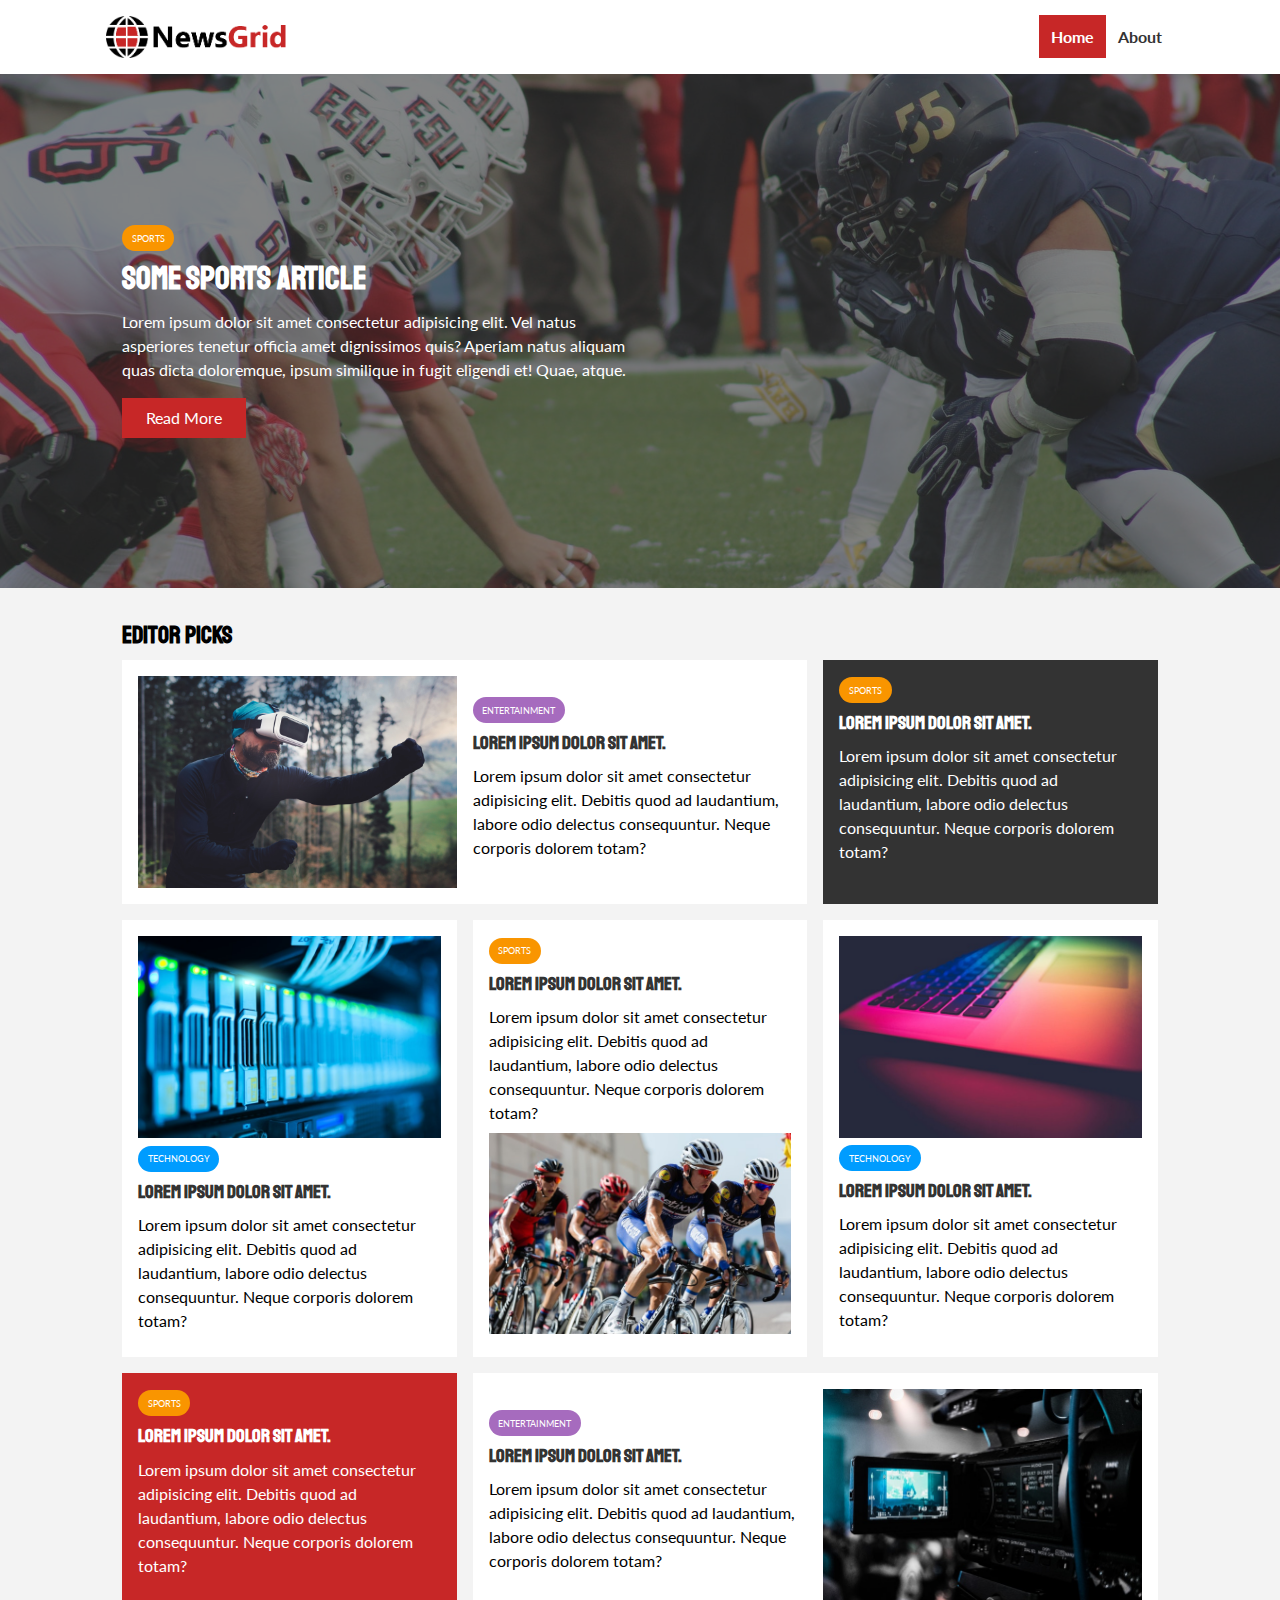
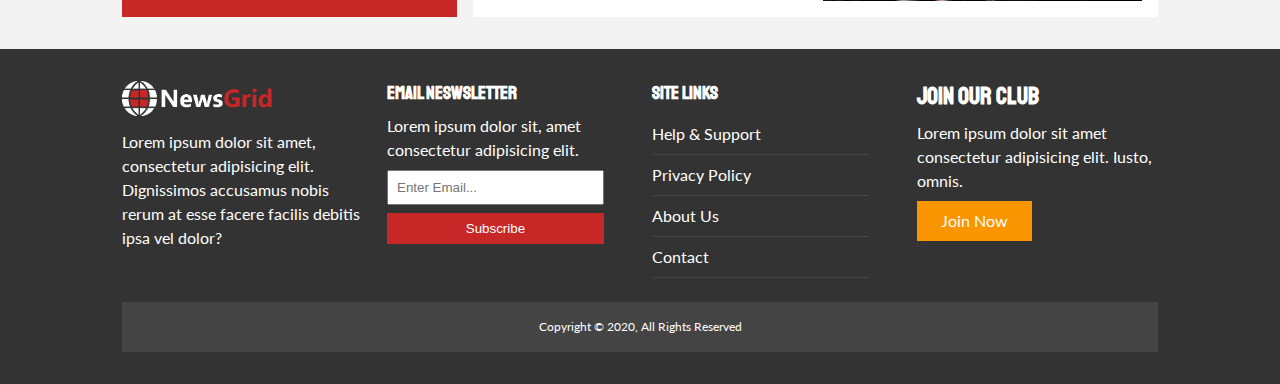
<file: index.html>
<!DOCTYPE html>
<html lang="en">

<head>
  <meta charset="UTF-8">
  <meta name="viewport" content="width=device-width, initial-scale=1.0">
  <link rel="stylesheet" href="https://cdnjs.cloudflare.com/ajax/libs/font-awesome/5.15.1/css/all.min.css"
    integrity="sha512-+4zCK9k+qNFUR5X+cKL9EIR+ZOhtIloNl9GIKS57V1MyNsYpYcUrUeQc9vNfzsWfV28IaLL3i96P9sdNyeRssA=="
    crossorigin="anonymous" />
  <link href="https://fonts.googleapis.com/css2?family=Lato&family=Staatliches&display=swap" rel="stylesheet">
  <link rel="stylesheet" href="/css/style.css">
  <link rel="stylesheet" media="screen and (max-width: 768px)" href="/css/mobile.css">
  <link rel="shortcut icon" type="image/x-icon" href="favicon.ico">
  <title>NewsGrid | Latest News</title>
</head>

<body>
  <nav id="main-nav">
    <div class="container">
      <img src="img/logo.png" alt="NewsGrid" class="logo">
      <div class="social">
        <a href="http://facebook.com"><i class="fab fa-facebook fa-2x" target="_blank"></i></a>
        <a href="http://twitter.com"><i class="fab fa-twitter fa-2x" target="_blank"></i></a>
        <a href="http://instagram.com"><i class="fab fa-instagram fa-2x" target="_blank"></i></a>
        <a href="http://youtube.com"><i class="fab fa-youtube fa-2x" target="_blank"></i></a>
      </div>
      <ul>
        <li>
          <a href="index.html" class="current">Home</a>
        </li>
        <li>
          <a href="about.html">About</a>
        </li>
      </ul>
    </div>
  </nav>
  <!-- Showcase -->
  <header id="showcase">
    <div class="container">
      <div class="showcase-container">
        <div class="showcase-content">
          <div class="category category-sports">Sports</div>
          <h1>Some Sports Article</h1>
          <p>
            Lorem ipsum dolor sit amet consectetur adipisicing elit. Vel natus asperiores tenetur officia amet
            dignissimos quis? Aperiam natus aliquam quas dicta doloremque, ipsum similique in fugit eligendi et! Quae,
            atque.
          </p>
          <a href="artilce.html" class="btn btn-primary">Read More</a>
        </div>
      </div>
    </div>
  </header>
  <!-- Home Articles -->
  <section id="home-articles" class='py-2'>
    <div class="container">
      <h2>Editor Picks</h2>
      <div class="articles-container">
        <article class="card">
          <img src="img/articles/ent1.jpg" alt="">
          <div>
            <div class="category category-ent">Entertainment</div>
            <h3>
              <a href="artilce.html">Lorem ipsum dolor sit amet.</a>
            </h3>
            <p>Lorem ipsum dolor sit amet consectetur adipisicing elit. Debitis quod ad laudantium, labore odio delectus
              consequuntur. Neque corporis dolorem totam?</p>
          </div>
        </article>
        <article class="card bg-dark">
          <div class="category category-sports">Sports</div>
          <h3>
            <a href="artilce.html">Lorem ipsum dolor sit amet.</a>
          </h3>
          <p>Lorem ipsum dolor sit amet consectetur adipisicing elit. Debitis quod ad laudantium, labore odio delectus
            consequuntur. Neque corporis dolorem totam?</p>
        </article>
        <article class="card">
          <img src="img/articles/tech1.jpg" alt="">
          <div class="category category-tech">Technology</div>
          <h3>
            <a href="artilce.html">Lorem ipsum dolor sit amet.</a>
          </h3>
          <p>Lorem ipsum dolor sit amet consectetur adipisicing elit. Debitis quod ad laudantium, labore odio delectus
            consequuntur. Neque corporis dolorem totam?</p>
        </article>
        <article class="card">
          <div class="category category-sports">Sports</div>
          <h3>
            <a href="artilce.html">Lorem ipsum dolor sit amet.</a>
          </h3>
          <p>Lorem ipsum dolor sit amet consectetur adipisicing elit. Debitis quod ad laudantium, labore odio delectus
            consequuntur. Neque corporis dolorem totam?</p>
          <img src="img/articles/sports1.jpg" alt="">
        </article>
        <article class="card">
          <img src="img/articles/tech2.jpg" alt="">
          <div class="category category-tech">Technology</div>
          <h3>
            <a href="artilce.html">Lorem ipsum dolor sit amet.</a>
          </h3>
          <p>Lorem ipsum dolor sit amet consectetur adipisicing elit. Debitis quod ad laudantium, labore odio delectus
            consequuntur. Neque corporis dolorem totam?</p>
        </article>
        <article class="card bg-primary">
          <div class="category category-sports">Sports</div>
          <h3>
            <a href="artilce.html">Lorem ipsum dolor sit amet.</a>
          </h3>
          <p>Lorem ipsum dolor sit amet consectetur adipisicing elit. Debitis quod ad laudantium, labore odio delectus
            consequuntur. Neque corporis dolorem totam?</p>
        </article>
        <article class="card">
          <div>
            <div class="category category-ent">Entertainment</div>
            <h3>
              <a href="artilce.html">Lorem ipsum dolor sit amet.</a>
            </h3>
            <p>Lorem ipsum dolor sit amet consectetur adipisicing elit. Debitis quod ad laudantium, labore odio delectus
              consequuntur. Neque corporis dolorem totam?</p>
          </div>
          <img src="img/articles/ent2.jpg" alt="">
        </article>
      </div>
    </div>
  </section>
  <!-- Footer -->
  <footer id="main-footer" class="py-2">
    <div class="container footer-container">
      <div>
        <img src="img/logo_light.png" alt="NewsGrig">
        <p>
          Lorem ipsum dolor sit amet, consectetur adipisicing elit. Dignissimos accusamus nobis rerum at esse facere
          facilis debitis ipsa vel dolor?
        </p>
      </div>
      <div>
        <h3>Email Neswsletter</h3>
        <p>
          Lorem ipsum dolor sit, amet consectetur adipisicing elit.
        </p>
        <form>
          <input type="email" placeholder="Enter Email...">
          <input type="submit" value="Subscribe" class="btn btn-primary">
        </form>
      </div>
      <div>
        <h3>Site Links</h3>
        <ul class="list">
          <li><a href="#">Help & Support</a></li>
          <li><a href="#">Privacy Policy</a></li>
          <li><a href="#">About Us</a></li>
          <li><a href="#">Contact</a></li>
        </ul>
      </div>
      <div>
        <h2>Join Our Club</h2>
        <p>
          Lorem ipsum dolor sit amet consectetur adipisicing elit. Iusto, omnis.
        </p>
        <a href="#" class="btn btn-secondary">Join Now</a>
      </div>
      <div>
        <p>
          Copyright &copy; 2020, All Rights Reserved
        </p>
      </div>
    </div>
  </footer>
</body>

</html>
</file>
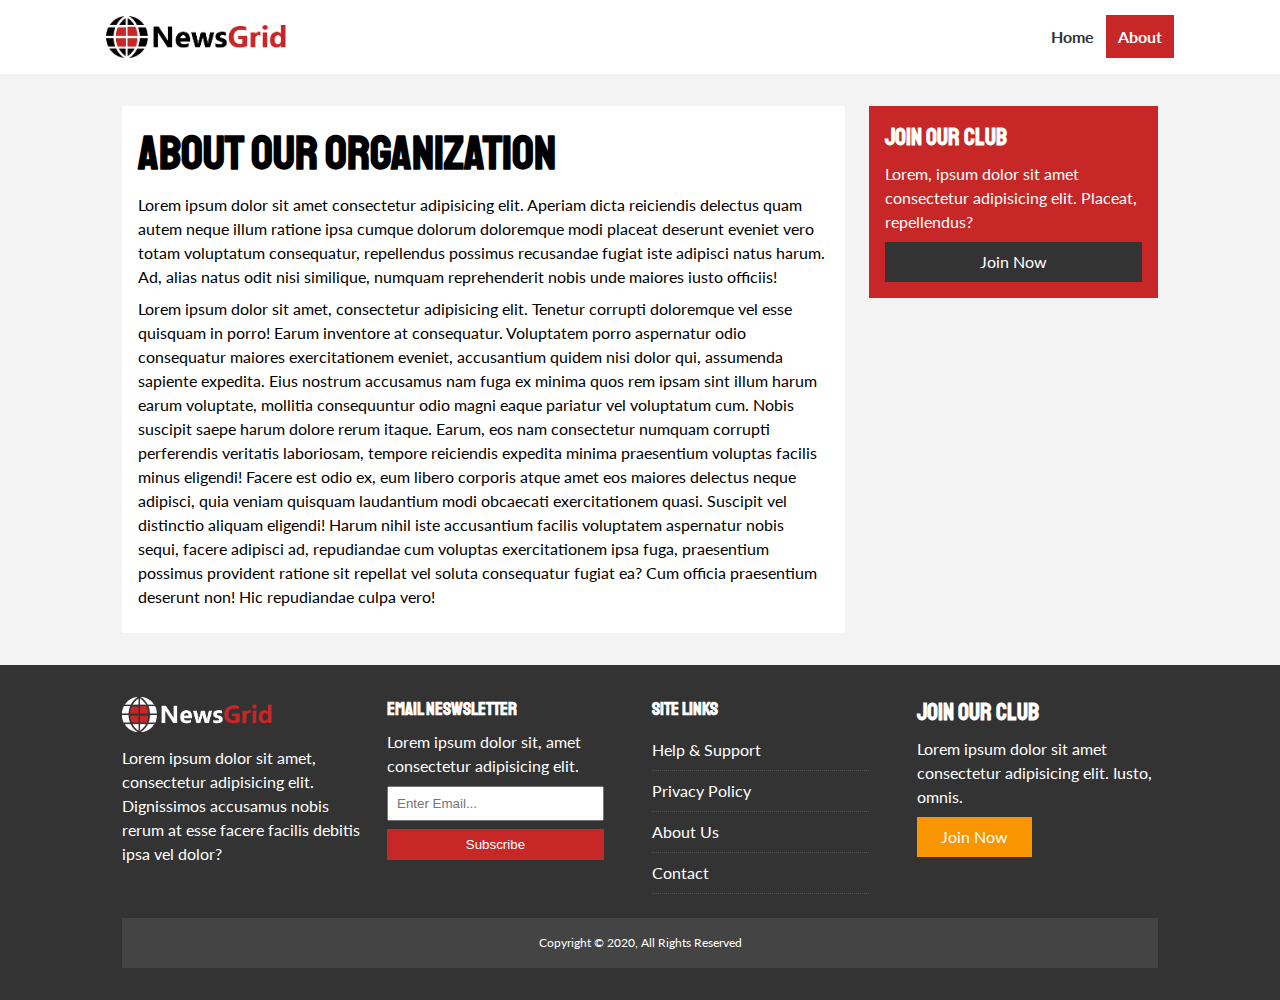
<file: about.html>
<!DOCTYPE html>
<html lang="en">

<head>
  <meta charset="UTF-8">
  <meta name="viewport" content="width=device-width, initial-scale=1.0">
  <link rel="stylesheet" href="https://cdnjs.cloudflare.com/ajax/libs/font-awesome/5.15.1/css/all.min.css"
    integrity="sha512-+4zCK9k+qNFUR5X+cKL9EIR+ZOhtIloNl9GIKS57V1MyNsYpYcUrUeQc9vNfzsWfV28IaLL3i96P9sdNyeRssA=="
    crossorigin="anonymous" />
  <link href="https://fonts.googleapis.com/css2?family=Lato&family=Staatliches&display=swap" rel="stylesheet">
  <link rel="stylesheet" href="/css/style.css">
  <link rel="stylesheet" media="screen and (max-width: 768px)" href="/css/mobile.css">
  <link rel="shortcut icon" type="image/x-icon" href="favicon.ico">
  <title>NewsGrid | About</title>
</head>

<body>
  <nav id="main-nav">
    <div class="container">
      <img src="img/logo.png" alt="NewsGrid" class="logo">
      <div class="social">
        <a href="http://facebook.com"><i class="fab fa-facebook fa-2x" target="_blank"></i></a>
        <a href="http://twitter.com"><i class="fab fa-twitter fa-2x" target="_blank"></i></a>
        <a href="http://instagram.com"><i class="fab fa-instagram fa-2x" target="_blank"></i></a>
        <a href="http://youtube.com"><i class="fab fa-youtube fa-2x" target="_blank"></i></a>
      </div>
      <ul>
        <li>
          <a href="index.html">Home</a>
        </li>
        <li>
          <a href="about.html" class="current">About</a>
        </li>
      </ul>
    </div>
  </nav>
  <section id="about">
    <div class="container">
      <div class="page-container">
        <article class="card">
          <h1 class="l-heading">About Our Organization</h1>
          <p>
            Lorem ipsum dolor sit amet consectetur adipisicing elit. Aperiam dicta reiciendis delectus quam autem neque
            illum ratione ipsa cumque dolorum doloremque modi placeat deserunt eveniet vero totam voluptatum
            consequatur, repellendus possimus recusandae fugiat iste adipisci natus harum. Ad, alias natus odit nisi
            similique, numquam reprehenderit nobis unde maiores iusto officiis!
          </p>
          <p>
            Lorem ipsum dolor sit amet, consectetur adipisicing elit. Tenetur corrupti doloremque vel esse quisquam in
            porro! Earum inventore at consequatur. Voluptatem porro aspernatur odio consequatur maiores exercitationem
            eveniet, accusantium quidem nisi dolor qui, assumenda sapiente expedita. Eius nostrum accusamus nam fuga ex
            minima quos rem ipsam sint illum harum earum voluptate, mollitia consequuntur odio magni eaque pariatur vel
            voluptatum cum. Nobis suscipit saepe harum dolore rerum itaque. Earum, eos nam consectetur numquam corrupti
            perferendis veritatis laboriosam, tempore reiciendis expedita minima praesentium voluptas facilis minus
            eligendi! Facere est odio ex, eum libero corporis atque amet eos maiores delectus neque adipisci, quia
            veniam quisquam laudantium modi obcaecati exercitationem quasi. Suscipit vel distinctio aliquam eligendi!
            Harum nihil iste accusantium facilis voluptatem aspernatur nobis sequi, facere adipisci ad, repudiandae cum
            voluptas exercitationem ipsa fuga, praesentium possimus provident ratione sit repellat vel soluta
            consequatur fugiat ea? Cum officia praesentium deserunt non! Hic repudiandae culpa vero!
          </p>
        </article>
        <aside class="card bg-primary">
          <h2>Join Our Club</h2>
          <p>
            Lorem, ipsum dolor sit amet consectetur adipisicing elit. Placeat, repellendus?
          </p>
          <a href="#" class="btn btn-dark btn-block">Join Now</a>
        </aside>
      </div>
    </div>
  </section>
  <!-- Footer -->
  <footer id="main-footer" class="py-2">
    <div class="container footer-container">
      <div>
        <img src="img/logo_light.png" alt="NewsGrig">
        <p>
          Lorem ipsum dolor sit amet, consectetur adipisicing elit. Dignissimos accusamus nobis rerum at esse facere
          facilis debitis ipsa vel dolor?
        </p>
      </div>
      <div>
        <h3>Email Neswsletter</h3>
        <p>
          Lorem ipsum dolor sit, amet consectetur adipisicing elit.
        </p>
        <form>
          <input type="email" placeholder="Enter Email...">
          <input type="submit" value="Subscribe" class="btn btn-primary">
        </form>
      </div>
      <div>
        <h3>Site Links</h3>
        <ul class="list">
          <li><a href="#">Help & Support</a></li>
          <li><a href="#">Privacy Policy</a></li>
          <li><a href="#">About Us</a></li>
          <li><a href="#">Contact</a></li>
        </ul>
      </div>
      <div>
        <h2>Join Our Club</h2>
        <p>
          Lorem ipsum dolor sit amet consectetur adipisicing elit. Iusto, omnis.
        </p>
        <a href="#" class="btn btn-secondary">Join Now</a>
      </div>
      <div>
        <p>
          Copyright &copy; 2020, All Rights Reserved
        </p>
      </div>
    </div>
  </footer>
</body>

</html>
</file>
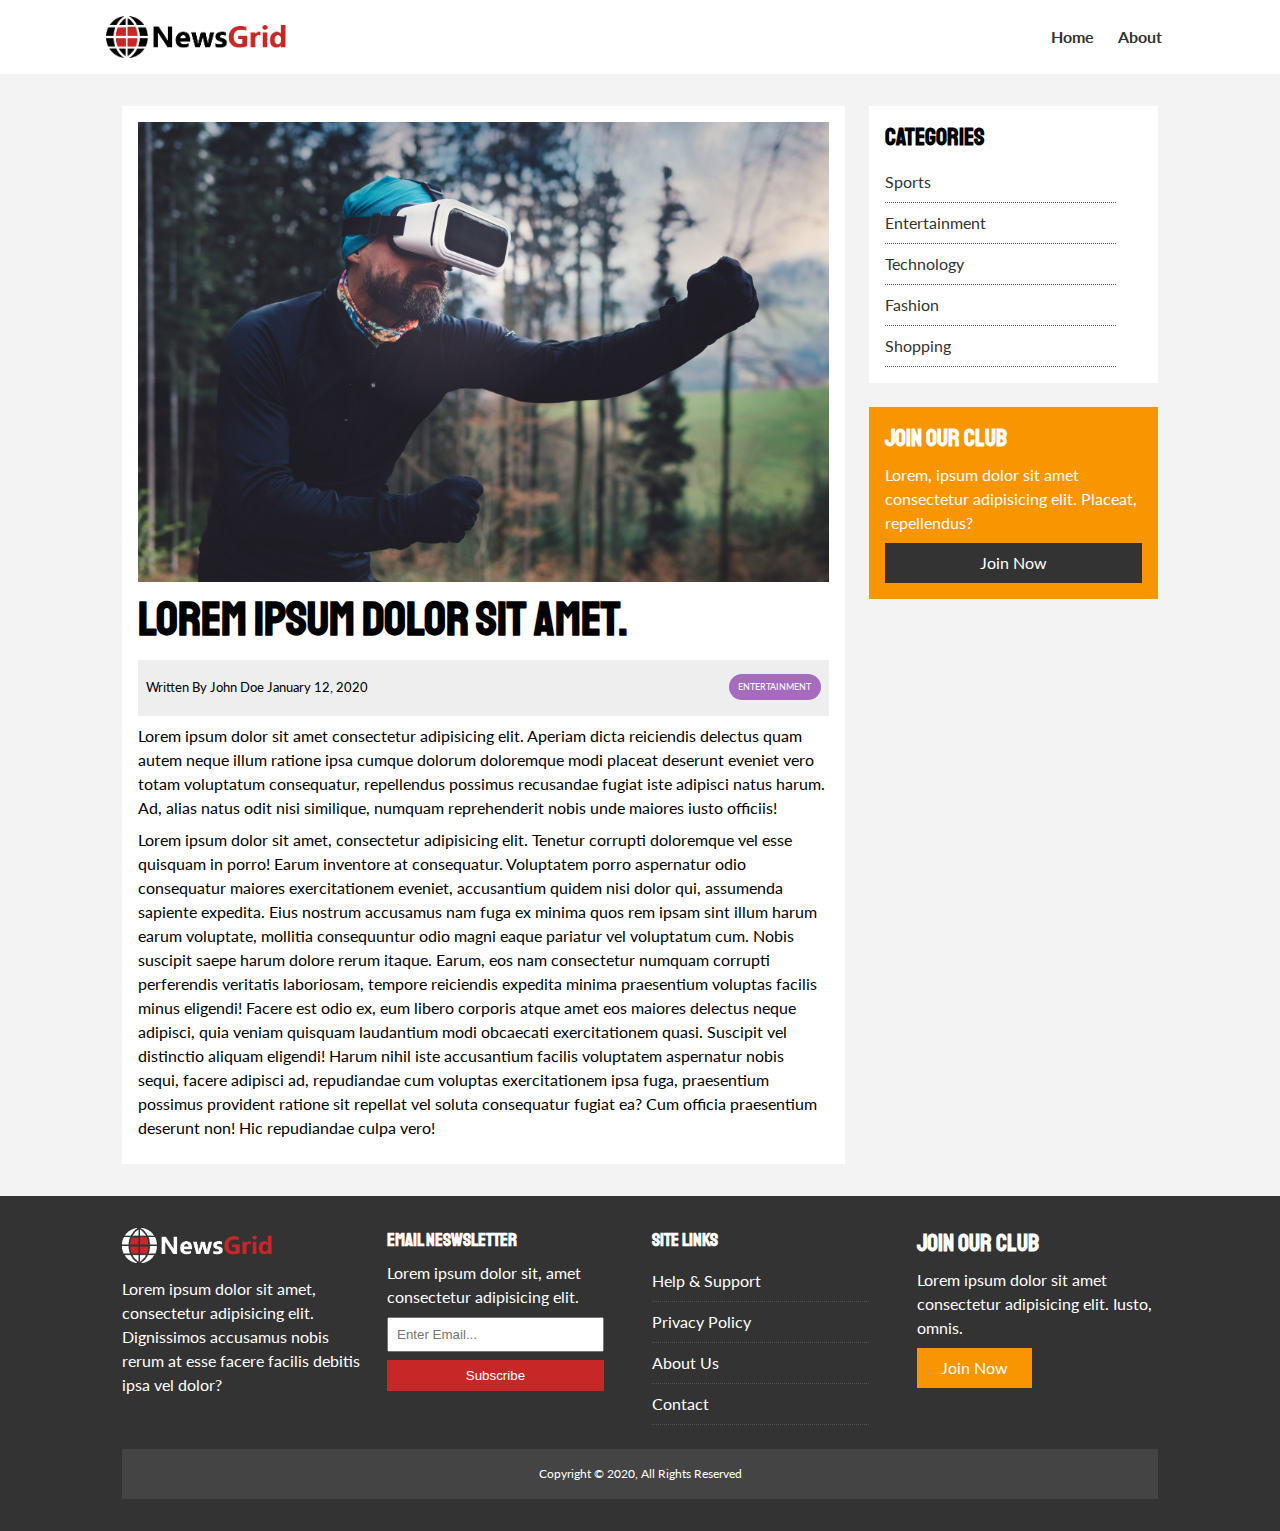
<file: artilce.html>
<!DOCTYPE html>
<html lang="en">

<head>
  <meta charset="UTF-8">
  <meta name="viewport" content="width=device-width, initial-scale=1.0">
  <link rel="stylesheet" href="https://cdnjs.cloudflare.com/ajax/libs/font-awesome/5.15.1/css/all.min.css"
    integrity="sha512-+4zCK9k+qNFUR5X+cKL9EIR+ZOhtIloNl9GIKS57V1MyNsYpYcUrUeQc9vNfzsWfV28IaLL3i96P9sdNyeRssA=="
    crossorigin="anonymous" />
  <link href="https://fonts.googleapis.com/css2?family=Lato&family=Staatliches&display=swap" rel="stylesheet">
  <link rel="stylesheet" href="/css/style.css">
  <link rel="stylesheet" media="screen and (max-width: 768px)" href="/css/mobile.css">
  <link rel="shortcut icon" type="image/x-icon" href="favicon.ico">
  <title>NewsGrid | Latest News</title>
</head>

<body>
  <nav id="main-nav">
    <div class="container">
      <img src="img/logo.png" alt="NewsGrid" class="logo">
      <div class="social">
        <a href="http://facebook.com"><i class="fab fa-facebook fa-2x" target="_blank"></i></a>
        <a href="http://twitter.com"><i class="fab fa-twitter fa-2x" target="_blank"></i></a>
        <a href="http://instagram.com"><i class="fab fa-instagram fa-2x" target="_blank"></i></a>
        <a href="http://youtube.com"><i class="fab fa-youtube fa-2x" target="_blank"></i></a>
      </div>
      <ul>
        <li>
          <a href="index.html">Home</a>
        </li>
        <li>
          <a href="about.html">About</a>
        </li>
      </ul>
    </div>
  </nav>
  <section id="article">
    <div class="container">
      <div class="page-container">
        <article class="card">
          <img src="img/articles/ent1.jpg" alt="">
          <h1 class="l-heading">Lorem ipsum dolor sit amet.</h1>
          <div class="meta">
            <small>
              <i class="fas fa-user"></i> Written By John Doe January 12, 2020
            </small>
            <div class="category category-ent">Entertainment</div>
          </div>
          <p>
            Lorem ipsum dolor sit amet consectetur adipisicing elit. Aperiam dicta reiciendis delectus quam autem neque
            illum ratione ipsa cumque dolorum doloremque modi placeat deserunt eveniet vero totam voluptatum
            consequatur, repellendus possimus recusandae fugiat iste adipisci natus harum. Ad, alias natus odit nisi
            similique, numquam reprehenderit nobis unde maiores iusto officiis!
          </p>
          <p>
            Lorem ipsum dolor sit amet, consectetur adipisicing elit. Tenetur corrupti doloremque vel esse quisquam in
            porro! Earum inventore at consequatur. Voluptatem porro aspernatur odio consequatur maiores exercitationem
            eveniet, accusantium quidem nisi dolor qui, assumenda sapiente expedita. Eius nostrum accusamus nam fuga ex
            minima quos rem ipsam sint illum harum earum voluptate, mollitia consequuntur odio magni eaque pariatur vel
            voluptatum cum. Nobis suscipit saepe harum dolore rerum itaque. Earum, eos nam consectetur numquam corrupti
            perferendis veritatis laboriosam, tempore reiciendis expedita minima praesentium voluptas facilis minus
            eligendi! Facere est odio ex, eum libero corporis atque amet eos maiores delectus neque adipisci, quia
            veniam quisquam laudantium modi obcaecati exercitationem quasi. Suscipit vel distinctio aliquam eligendi!
            Harum nihil iste accusantium facilis voluptatem aspernatur nobis sequi, facere adipisci ad, repudiandae cum
            voluptas exercitationem ipsa fuga, praesentium possimus provident ratione sit repellat vel soluta
            consequatur fugiat ea? Cum officia praesentium deserunt non! Hic repudiandae culpa vero!
          </p>
        </article>

        <aside id="categories" class="card">
          <h2>Categories</h2>
          <ul class="list">
            <li><a href="#"><i class="fas fa-chevron-right"></i> Sports</a></li>
            <li><a href="#"><i class="fas fa-chevron-right"></i> Entertainment</a></li>
            <li><a href="#"><i class="fas fa-chevron-right"></i> Technology</a></li>
            <li><a href="#"><i class="fas fa-chevron-right"></i> Fashion</a></li>
            <li><a href="#"><i class="fas fa-chevron-right"></i> Shopping</a></li>
          </ul>
        </aside>
        <aside class="card bg-secondary">
          <h2>Join Our Club</h2>
          <p>
            Lorem, ipsum dolor sit amet consectetur adipisicing elit. Placeat, repellendus?
          </p>
          <a href="#" class="btn btn-dark btn-block">Join Now</a>
        </aside>
      </div>
    </div>
  </section>
  <!-- Footer -->
  <footer id="main-footer" class="py-2">
    <div class="container footer-container">
      <div>
        <img src="img/logo_light.png" alt="NewsGrig">
        <p>
          Lorem ipsum dolor sit amet, consectetur adipisicing elit. Dignissimos accusamus nobis rerum at esse facere
          facilis debitis ipsa vel dolor?
        </p>
      </div>
      <div>
        <h3>Email Neswsletter</h3>
        <p>
          Lorem ipsum dolor sit, amet consectetur adipisicing elit.
        </p>
        <form>
          <input type="email" placeholder="Enter Email...">
          <input type="submit" value="Subscribe" class="btn btn-primary">
        </form>
      </div>
      <div>
        <h3>Site Links</h3>
        <ul class="list">
          <li><a href="#">Help & Support</a></li>
          <li><a href="#">Privacy Policy</a></li>
          <li><a href="#">About Us</a></li>
          <li><a href="#">Contact</a></li>
        </ul>
      </div>
      <div>
        <h2>Join Our Club</h2>
        <p>
          Lorem ipsum dolor sit amet consectetur adipisicing elit. Iusto, omnis.
        </p>
        <a href="#" class="btn btn-secondary">Join Now</a>
      </div>
      <div>
        <p>
          Copyright &copy; 2020, All Rights Reserved
        </p>
      </div>
    </div>
  </footer>
</body>

</html>
</file>
<file: css/style.css>
:root {
  --primary-color: #c72727;
  --secondary-color: #f99500;
  --light-color: #f3f3f3;
  --dark-color: #333;
  --max-width: 1100px;
}

.category {
  --sports-color: #f99500;
  --ent-color: #a66bbe;
  --tech-color: #009cff;
}

* {
  margin: 0;
  padding: 0;
  box-sizing: border-box;
}
body {
  font-family: 'Lato', sans-serif;
  line-height: 1.5;
  background: var(--light-color);
}
a {
  color: var(--dark-color);
  text-decoration: none;
}
ul {
  list-style: none;
}
p {
  margin: .5rem 0;
}
img {
  width: 100%;
}
h1, h2, h3, h4, h5, h6 {
  font-family: 'Staatliches', cursive;
  margin-bottom: .55rem;
  line-height: 1.3;
}

/* Utility */
.container {
  max-width: var(--max-width);
  margin: auto;
  padding: 0 2rem;
  overflow: hidden;
}
.category {
  display: inline-block;
  color: #fff;
  font-size: .55rem;
  text-transform: uppercase;
  padding: .4rem .6rem;
  border-radius: 15px;
  margin-bottom: .5rem;
}
.category-sports {
  background: var(--sports-color);
}
.category-ent {
  background: var(--ent-color);
}
.category-tech {
  background: var(--tech-color);
}
.btn {
  display: inline-block;
  border: none;
  background: var(--dark-color);
  color: #fff;
  padding: .5rem 1.5rem;
}
.btn-light {
  background: var(--light-color);
}
.btn-primary {
  background: var(--primary-color);
}
.btn-secondary {
  background: var(--secondary-color);
}
.btn-block {
  display: block;
  width: 100%;
  text-align: center;
}
.btn:hover {
  opacity: 0.9;
}
.card {
  background: #fff;
  padding: 1rem;
}
.bg-dark {
  background: var(--dark-color);
  color: #fff;
}
.bg-primary {
  background: var(--primary-color);
  color: #fff;
}
.bg-secondary {
  background: var(--secondary-color);
  color: #fff;
}
.bg-dark h1,
.bg-dark h2,
.bg-dark h3,
.bg-dark a,
.bg-primary h1,
.bg-primary h2,
.bg-primary h3,
.bg-primary a,
.bg-secondary h1,
.bg-secondary h2,
.bg-secondary h3,
.bg-secondary a {
  color: #fff;
}
.py-1 {
  padding: 1.5rem 0;
}
.py-2 {
  padding: 2rem 0;
}
.py-3 {
  padding: 3rem 0;
}
.p-1 {
  padding: 1.5rem;
}
.p-2 {
  padding: 2rem;
}
.p-3 {
  padding: 3rem;
}
.l-heading {
  font-size: 3rem;
}
.list li {
  padding: .5rem 0;
  border-bottom: #555 dotted 1px;
  width: 90%;
}
.list li a:hover{
  color: var(--primary-color) !important;
}

/* Inner Page Grid Container */
.page-container {
  display: grid;
  grid-template-columns: 5fr 2fr;
  margin: 2rem 0;
  grid-gap: 1.5rem;
}

.page-container > *:first-child {
  grid-row: 1 / span 3;
}

/* Navigation */
#main-nav {
  background: #fff;
  position: sticky;
  top: 0;
  z-index: 2;
}
#main-nav .container {
  display: grid;
  grid-template-columns: 6fr 3fr 2fr;
  padding: 1rem;
  align-items: center;
}
#main-nav .logo {
  width: 180px;
}
#main-nav ul {
  justify-self: end;
  display: flex;
}
#main-nav ul li a {
  padding: .75rem;
  font-weight: bold;
}
#main-nav ul li a.current {
  background: var(--primary-color);
  color: #fff;
}
#main-nav ul li a:hover {
  background: var(--light-color);
  color: var(--dark-color);
}
#main-nav .social {
  justify-self: center;
}
#main-nav .social i {
  color: #777;
  margin-right: .5rem;
}

/* Showcase */
#showcase {
  color: #fff;
  background: var(--dark-color);
  padding: 2rem;
  position: relative;
}
#showcase::before {
  content: '';
  background: url('../img/featured.jpg') no-repeat center center/cover;
  position: absolute;
  top: 0;
  left: 0;
  width:100%;
  height: 100%;
  opacity: 0.4;
}
#showcase .showcase-container {
  display: grid;
  grid-template-columns: repeat(2, 1fr);
  justify-content: center;
  align-items: center;
  height: 50vh;
}
#showcase .showcase-content {
  z-index: 1;
}
#showcase .showcase-content p {
  margin-bottom: 1rem;
}
/* Home Articles */
#home-articles .articles-container {
  display: grid;
  grid-template-columns: repeat(3, 1fr);
  grid-gap: 1rem;
}
#home-articles .articles-container > *:first-child,
#home-articles .articles-container > *:last-child {
  display: grid;
  grid-template-columns: repeat(2, 1fr);
  grid-gap: 1rem;
  align-items: center;
  grid-column: span 2;
}
#article .meta {
  display: flex;
  justify-content: space-between;
  align-items: center;
  background: #eee;
  padding: 0.5rem;
}
#article .meta .category {
  margin-top: 0.4rem;
}

/* Footer */
#main-footer {
  background: var(--dark-color);
  color: #fff;
}
#main-footer img {
  width: 150px;
}
#main-footer a {
  color: #fff;
}
#main-footer .footer-container {
  display: grid;
  grid-template-columns: repeat(4, 1fr);
  grid-gap: 1.5rem;
}
#main-footer .footer-container > *:last-child {
  background: #444;
  grid-column: 1 / span 4;
  padding: .5rem;
  text-align: center;
  font-size: .75rem;
}
#main-footer .footer-container input[type="email"] {
  width: 90%;
  padding: .5rem;
  margin-bottom: .5rem;
}
#main-footer .footer-container input[type="submit"] {
  width: 90%;
}
</file>
<file: css/mobile.css>
/* Navigation */
#main-nav .social {
  display: none;
}
#main-nav .container {
  grid-template-columns: 1fr;
  grid-gap: 1.2rem;
}
#main-nav ul, 
#main-nav .logo {
  justify-self: center;
}
#main-nav ul li a {
  padding: .5rem;
}
#home-articles .articles-container {
  grid-template-columns: repeat(2, 1fr);
}
#home-articles .articles-container > *:first-child,
#home-articles .articles-container > *:last-child {
  grid-template-columns: 1fr;
  grid-column: 1;
}
@media(max-width: 600px) {
  /* Stack Grid Items */
  #showcase .showcase-container,
  #home-articles .articles-container,
  #main-footer .footer-container {
    grid-template-columns: 1fr;
  }
  #main-footer .footer-container > *:last-child {
    grid-column: 1;
  }
  #main-footer .footer-container > *:not(:nth-child(3)):not(:nth-child(4)):not(:last-child) {
    border-bottom: #444 dotted 1px;
    padding-bottom: 1rem;
  }
  .page-container {
    grid-template-columns: 1fr;
    text-align: center;
  }
  .page-container > *:first-child {
    grid-row: 1;
  }
  .l-heading {
    font-size: 2rem;
  }
}
</file>
